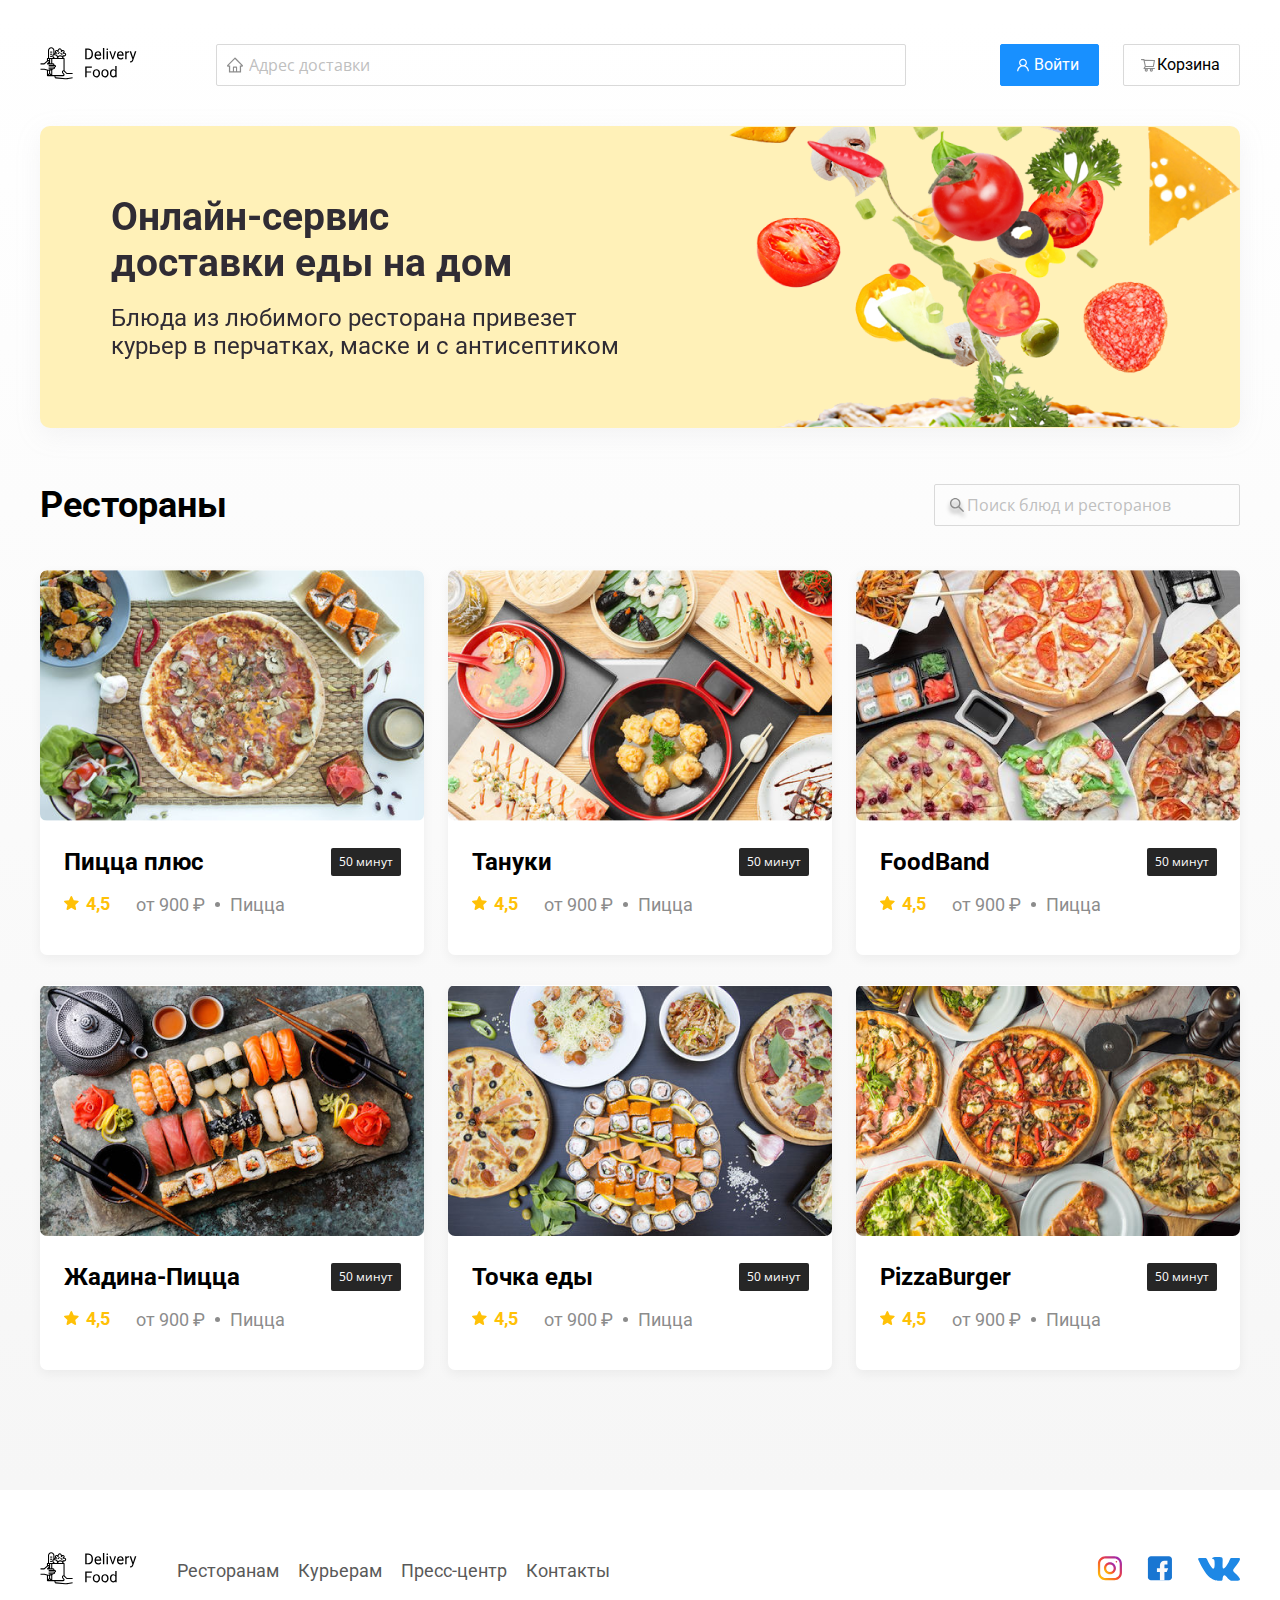
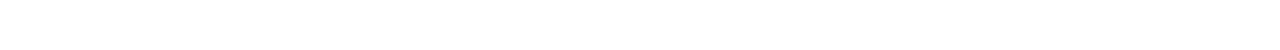
<file: index.html>
<!DOCTYPE html>
<html lang="ru">
<head>
    <meta charset="UTF-8">
    <meta http-equiv="X-UA-Compatible" content="IE=edge">
    <meta name="viewport" content="width=device-width, initial-scale=1.0">
    <title>Delivery Food</title>
    <link rel="preconnect" href="https://fonts.googleapis.com">
    <link rel="preconnect" href="https://fonts.gstatic.com" crossorigin>
    <link href="https://fonts.googleapis.com/css2?family=Open+Sans:wght@400;700&family=Roboto:wght@400;700&display=swap" rel="stylesheet">
    <link rel="stylesheet" href="css/styles.css">
    <link rel="icon" href="#" type="image/x-icon">
</head>
<body>
    <header class="section__header">
        <div class="container block">
            <a href="#" class="logo">
                <img src="img/logo.svg" alt="логотиппппппп" class="logo__img">
            </a>
            <input type="text" class="input input-adress" placeholder="Адрес доставки">
            <div class="buttons">
                <button class="button button__man button--primary">Войти</button>
                <button class="button button__cart button--secondary">Корзина</button>
            </div>
        </div> 
    </header>
    <section class="section__promo ">
            <div class="container promo__block">
                <div class="promo__info">
                    <h1 class="promo__title">Онлайн-сервис <br> доставки еды на дом</h1>
                    <p class="promo__desc">Блюда из любимого ресторана привезет курьер в перчатках, маске и с антисептиком</p>
                </div>
                <!-- /.promo__info -->
            </div>
    </section>
    <!-- /.promo -->
    <section class="section__restourants">
        <div class="container">
            <div class="restour__search">
                <h2 class="section__title">Рестораны</h2>
                <input type="text" class="input input-search" placeholder="Поиск блюд и ресторанов">
            </div>
            <!-- /.restour__search -->
            <div class="cards">
                <div class="card">
                    <a href="" class="card__header"><img src="img/pizzaplus.png" alt="pizzaplus" class="card__img"></a>
            
                <div class="card__main">
                    <div class="card__title">
                        <h3 class="title">Пицца плюс</h3>
                        <span class="title_time">50 минут</span>
                    </div>
                    <!-- /.card__title -->
                    <div class="card__desc">
                        <strong class="card__reit">4,5</strong>
                        <span class="card__price">от 900 ₽</span>
                        <p class="card__category">Пицца</p>
                    </div>
                    <!-- /.card__desc -->
                </div>
                <!-- /.card__main -->
                </div>
                <!-- /.card -->
                <div class="card">
                    <a href="" class="card__header"><img src="img/tanyki.png" alt="tanyki" class="card__img"></a>
            
                <div class="card__main">
                    <div class="card__title">
                        <h3 class="title">Тануки</h3>
                        <span class="title_time">50 минут</span>
                    </div>
                    <!-- /.card__title -->
                    <div class="card__desc">
                        <strong class="card__reit">4,5</strong>
                        <span class="card__price">от 900 ₽</span>
                        <p class="card__category">Пицца</p>
                    </div>
                    <!-- /.card__desc -->
                </div>
                <!-- /.card__main -->
                </div>
                <!-- /.card -->
                <div class="card">
                    <a href="" class="card__header"><img src="img/foodband.png" alt="foodband" class="card__img"></a>
            
                <div class="card__main">
                    <div class="card__title">
                        <h3 class="title">FoodBand</h3>
                        <span class="title_time">50 минут</span>
                    </div>
                    <!-- /.card__title -->
                    <div class="card__desc">
                        <strong class="card__reit">4,5</strong>
                        <span class="card__price">от 900 ₽</span>
                        <p class="card__category">Пицца</p>
                    </div>
                    <!-- /.card__desc -->
                </div>
                <!-- /.card__main -->
                </div>
                <!-- /.card -->
                <div class="card">
                    <a href="" class="card__header"><img src="img/zhadina.png" alt="zhadina-pizza" class="card__img"></a>
            
                <div class="card__main">
                    <div class="card__title">
                        <h3 class="title">Жадина-Пицца</h3>
                        <span class="title_time">50 минут</span>
                    </div>
                    <!-- /.card__title -->
                    <div class="card__desc">
                        <strong class="card__reit">4,5</strong>
                        <span class="card__price">от 900 ₽</span>
                        <p class="card__category">Пицца</p>
                    </div>
                    <!-- /.card__desc -->
                </div>
                <!-- /.card__main -->
                </div>
                <!-- /.card -->
                <div class="card">
                    <a href="" class="card__header"><img src="img/tochkaedi.png" alt="tochkaedi" class="card__img"></a>
            
                <div class="card__main">
                    <div class="card__title">
                        <h3 class="title">Точка еды</h3>
                        <span class="title_time">50 минут</span>
                    </div>
                    <!-- /.card__title -->
                    <div class="card__desc">
                        <strong class="card__reit">4,5</strong>
                        <span class="card__price">от 900 ₽</span>
                        <p class="card__category">Пицца</p>
                    </div>
                    <!-- /.card__desc -->
                </div>
                <!-- /.card__main -->
                </div>
                <!-- /.card -->
                <div class="card">
                    <a href="" class="card__header"><img src="img/pizzaburger.png" alt="pizzaburger" class="card__img"></a>
            
                <div class="card__main">
                    <div class="card__title">
                        <h3 class="title">PizzaBurger</h3>
                        <span class="title_time">50 минут</span>
                    </div>
                    <!-- /.card__title -->
                    <div class="card__desc">
                        <strong class="card__reit">4,5</strong>
                        <span class="card__price">от 900 ₽</span>
                        <p class="card__category">Пицца</p>
                    </div>
                    <!-- /.card__desc -->
                </div>
                <!-- /.card__main -->
                </div>
                <!-- /.card -->
            
            </div>
            <!-- /.cards -->
        </div>
        <!-- /.container -->
    </section>
    <!-- /.section__restourants -->
    <footer class="section__footer">
        <div class="container block">
            <div class="block__navigation">
                <a href="#" class="logo">
                    <img src="img/logo.svg" alt="логотиппппппп" class="logo__img">
                </a>
                <nav class="navigation__footer">
                    <a href="#" class="nav-item">Ресторанам</a>
                    <a href="#" class="nav-item">Курьерам</a>
                    <a href="#" class="nav-item">Пресс-центр</a>
                    <a href="#" class="nav-item">Контакты</a>
                </nav>
                <!-- /.navigation__footer -->
            </div>
            <!-- /.block__navigation -->
            <div class="socials">
                <a href="#" class="social-link"><img src="img/instagram.svg" alt="social" class="social-img"></a>
                <a href="#" class="social-link"><img src="img/facebook.svg" alt="social" class="social-img"></a>
                <a href="#" class="social-link"><img src="img/vk.svg" alt="social" class="social-img"></a>
            </div>
            <!-- /.socials -->
        </div>
    </footer>
</body>
</html>
</file>
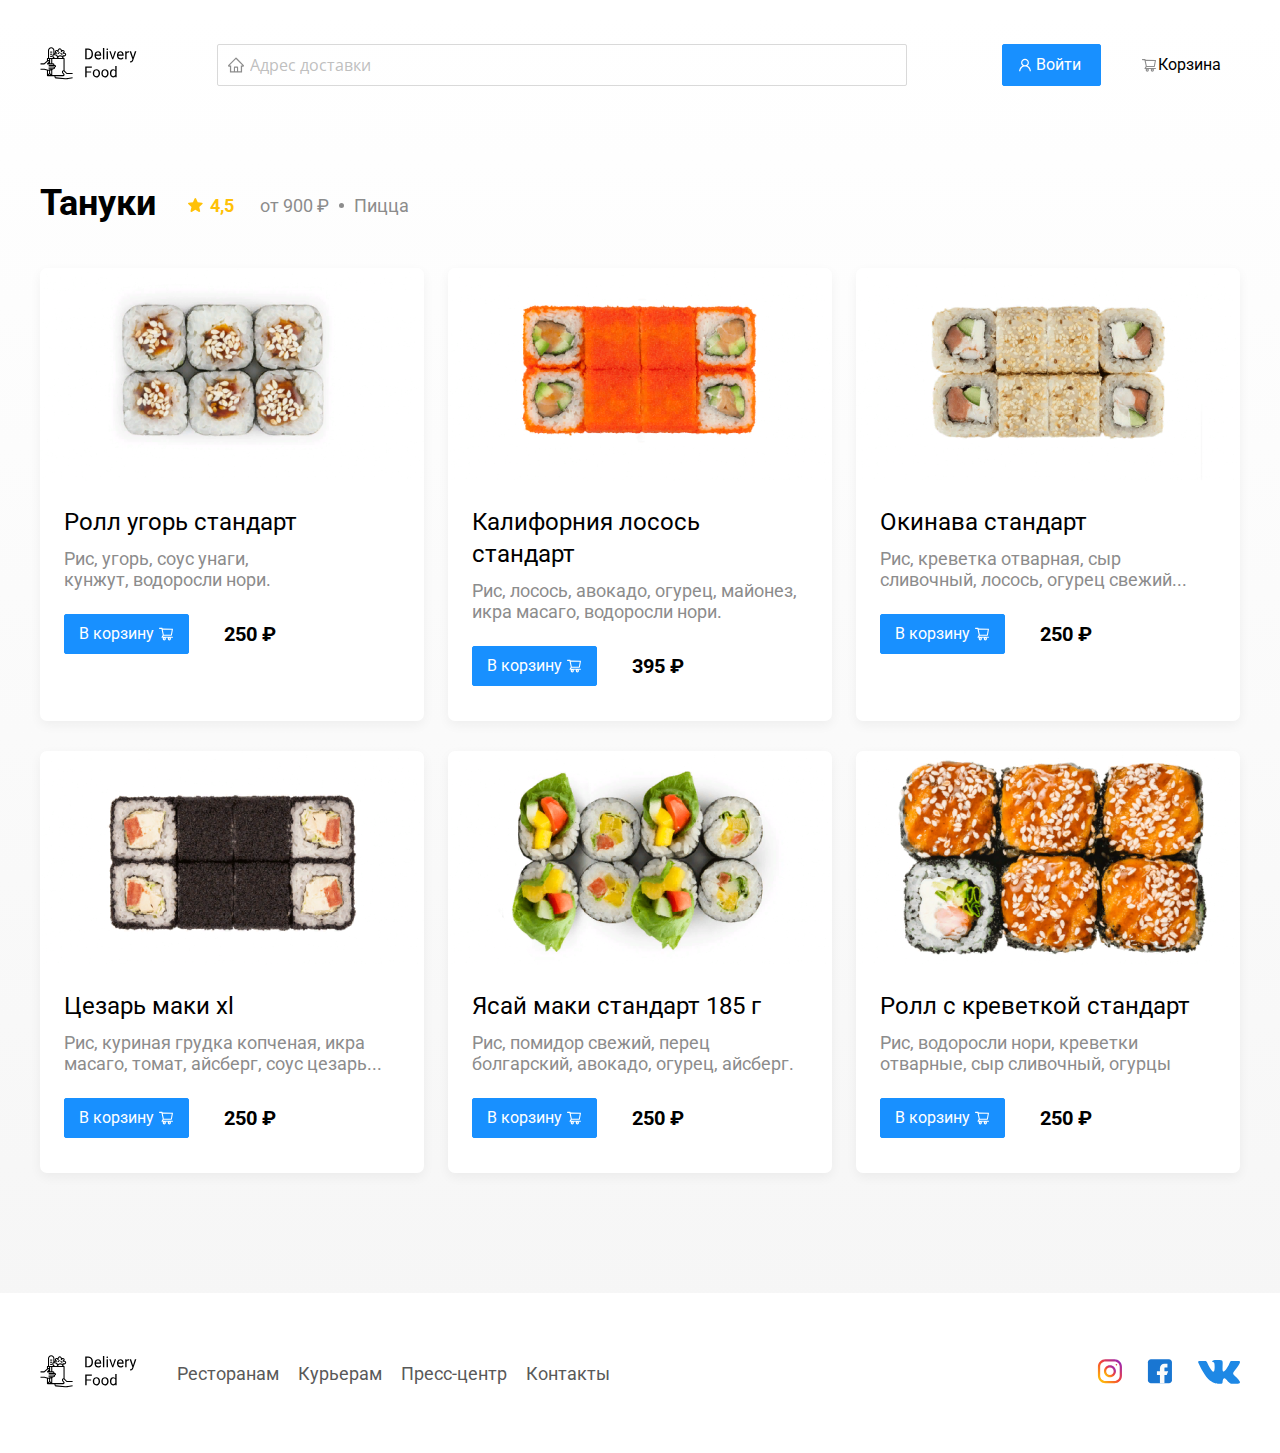
<file: tanyki.html>
<!DOCTYPE html>
<html lang="ru">
<head>
    <meta charset="UTF-8">
    <meta http-equiv="X-UA-Compatible" content="IE=edge">
    <meta name="viewport" content="width=device-width, initial-scale=1.0">
    <title>Delivery Food</title>
    <link rel="preconnect" href="https://fonts.googleapis.com">
    <link rel="preconnect" href="https://fonts.gstatic.com" crossorigin>
    <link href="https://fonts.googleapis.com/css2?family=Open+Sans:wght@400;700&family=Roboto:wght@400;700&display=swap" rel="stylesheet">
    <link rel="stylesheet" href="css/tanyki.css">
    <link rel="icon" href="#" type="image/x-icon">
</head>
<body>
    <header class="section__header">
        <div class="container block">
            <a href="#" class="logo">
                <img src="img/logo.svg" alt="логотиппппппп" class="logo__img">
            </a>
            <input type="text" class="input input-adress" placeholder="Адрес доставки">
            <div class="buttons">
                <button class="button button__man button--primary">Войти</button>
                <button class="button button__cart button--secondary">Корзина</button>
            </div>
        </div> 
    </header>
    <section class="section__restourants">
        <div class="container">
            <div class="restour__search_two restour__title">
                <h2 class="section__title tanyki__title">Тануки</h2>
                <div class="restourdesc">
                    <strong class="card__reit">4,5</strong>
                    <span class="card__price">от 900 ₽</span>
                    <p class="card__category">Пицца</p>
                </div>
            </div>
            <!-- /.restour__search -->
            <div class="cards">
                <div class="card">
                    <a href="#" class="card__header"><img src="img/rollygorstandart.png" alt="pizzaplus" class="card__img"></a>
            
                    <div class="card__main">
                        <div class="card__title">
                            <p class="title">Ролл угорь стандарт</p>
                        </div>
                    
                        <div class="card__desc">
                            <p class="card__category__tanyki">Рис, угорь, соус унаги,<br> кунжут, водоросли нори.</p>
                        </div>
                    
                        <div class="butt__cena">
                            <button class="butt butt__cart butt__primary">В корзину</button>
                            <p class="cena">250 ₽</p>
                        </div>
                    </div>
                </div> 
                 <!-- 1 -->
                 <div class="card">
                    <a href="#" class="card__header"><img src="img/kalifornia.png" alt="pizzaplus" class="card__img"></a>
            
                    <div class="card__main">
                        <div class="card__title">
                            <p class="title">Калифорния лосось стандарт</p>
                        </div>
                    
                        <div class="card__desc">
                            <p class="card__category__tanyki">Рис, лосось, авокадо, огурец, майонез, икра масаго, водоросли нори.</p>
                        </div>
                    
                        <div class="butt__cena">
                            <button class="butt butt__cart butt__primary">В корзину</button>
                            <p class="cena">395 ₽</p>
                        </div>
                    </div>
                </div> 
                 <!-- 1 -->
                 <div class="card">
                    <a href="#" class="card__header"><img src="img/okinava.png" alt="pizzaplus" class="card__img"></a>
            
                    <div class="card__main">
                        <div class="card__title">
                            <p class="title">Окинава стандарт</p>
                        </div>
                    
                        <div class="card__desc">
                            <p class="card__category__tanyki">Рис, креветка отварная, сыр сливочный, лосось, огурец свежий...</p>
                        </div>
                    
                        <div class="butt__cena">
                            <button class="butt butt__cart butt__primary">В корзину</button>
                            <p class="cena">250 ₽</p>
                        </div>
                    </div>
                </div> 
                 <!-- 1 -->
                 <div class="card">
                    <a href="#" class="card__header"><img src="img/cezar.png" alt="pizzaplus" class="card__img"></a>
            
                    <div class="card__main">
                        <div class="card__title">
                            <p class="title">Цезарь маки хl</p>
                        </div>
                    
                        <div class="card__desc">
                            <p class="card__category__tanyki">Рис, куриная грудка копченая, икра масаго, томат, айсберг, соус цезарь...</p>
                        </div>
                    
                        <div class="butt__cena">
                            <button class="butt butt__cart butt__primary">В корзину</button>
                            <p class="cena">250 ₽</p>
                        </div>
                    </div>
                </div> 
                 <!-- 1 -->
                 <div class="card">
                    <a href="#" class="card__header"><img src="img/yasai.png" alt="pizzaplus" class="card__img"></a>
            
                    <div class="card__main">
                        <div class="card__title">
                            <p class="title">Ясай маки стандарт 185 г</p>
                        </div>
                    
                        <div class="card__desc">
                            <p class="card__category__tanyki">Рис, помидор свежий, перец болгарский, авокадо, огурец, айсберг.</p>
                        </div>
                    
                        <div class="butt__cena">
                            <button class="butt butt__cart butt__primary">В корзину</button>
                            <p class="cena">250 ₽</p>
                        </div>
                    </div>
                </div> 
                 <!-- 1 -->
                 <div class="card">
                    <a href="#" class="card__header"><img src="img/roll.png" alt="pizzaplus" class="card__img"></a>
            
                    <div class="card__main">
                        <div class="card__title">
                            <p class="title">Ролл с креветкой стандарт</p>
                        </div>
                    
                        <div class="card__desc">
                            <p class="card__category__tanyki">Рис, водоросли нори, креветки отварные, сыр сливочный, огурцы</p>
                        </div>
                    
                        <div class="butt__cena">
                            <button class="butt butt__cart butt__primary">В корзину</button>
                            <p class="cena">250 ₽</p>
                        </div>
                    </div>
                </div> 
                 <!-- 1 -->
            </div> 
            
            


        </div>
          
</section>

<footer class="section__footer">
    <div class="container block">
        <div class="block__navigation">
            <a href="#" class="logo">
                <img src="img/logo.svg" alt="логотиппппппп" class="logo__img">
            </a>
            <nav class="navigation__footer">
                <a href="#" class="nav-item">Ресторанам</a>
                <a href="#" class="nav-item">Курьерам</a>
                <a href="#" class="nav-item">Пресс-центр</a>
                <a href="#" class="nav-item">Контакты</a>
            </nav>
            <!-- /.navigation__footer -->
        </div>
        <!-- /.block__navigation -->
        <div class="socials">
            <a href="#" class="social-link"><img src="img/instagram.svg" alt="social" class="social-img"></a>
            <a href="#" class="social-link"><img src="img/facebook.svg" alt="social" class="social-img"></a>
            <a href="#" class="social-link"><img src="img/vk.svg" alt="social" class="social-img"></a>
        </div>
        <!-- /.socials -->
    </div>
</footer>
        </body>
        </html>
</file>
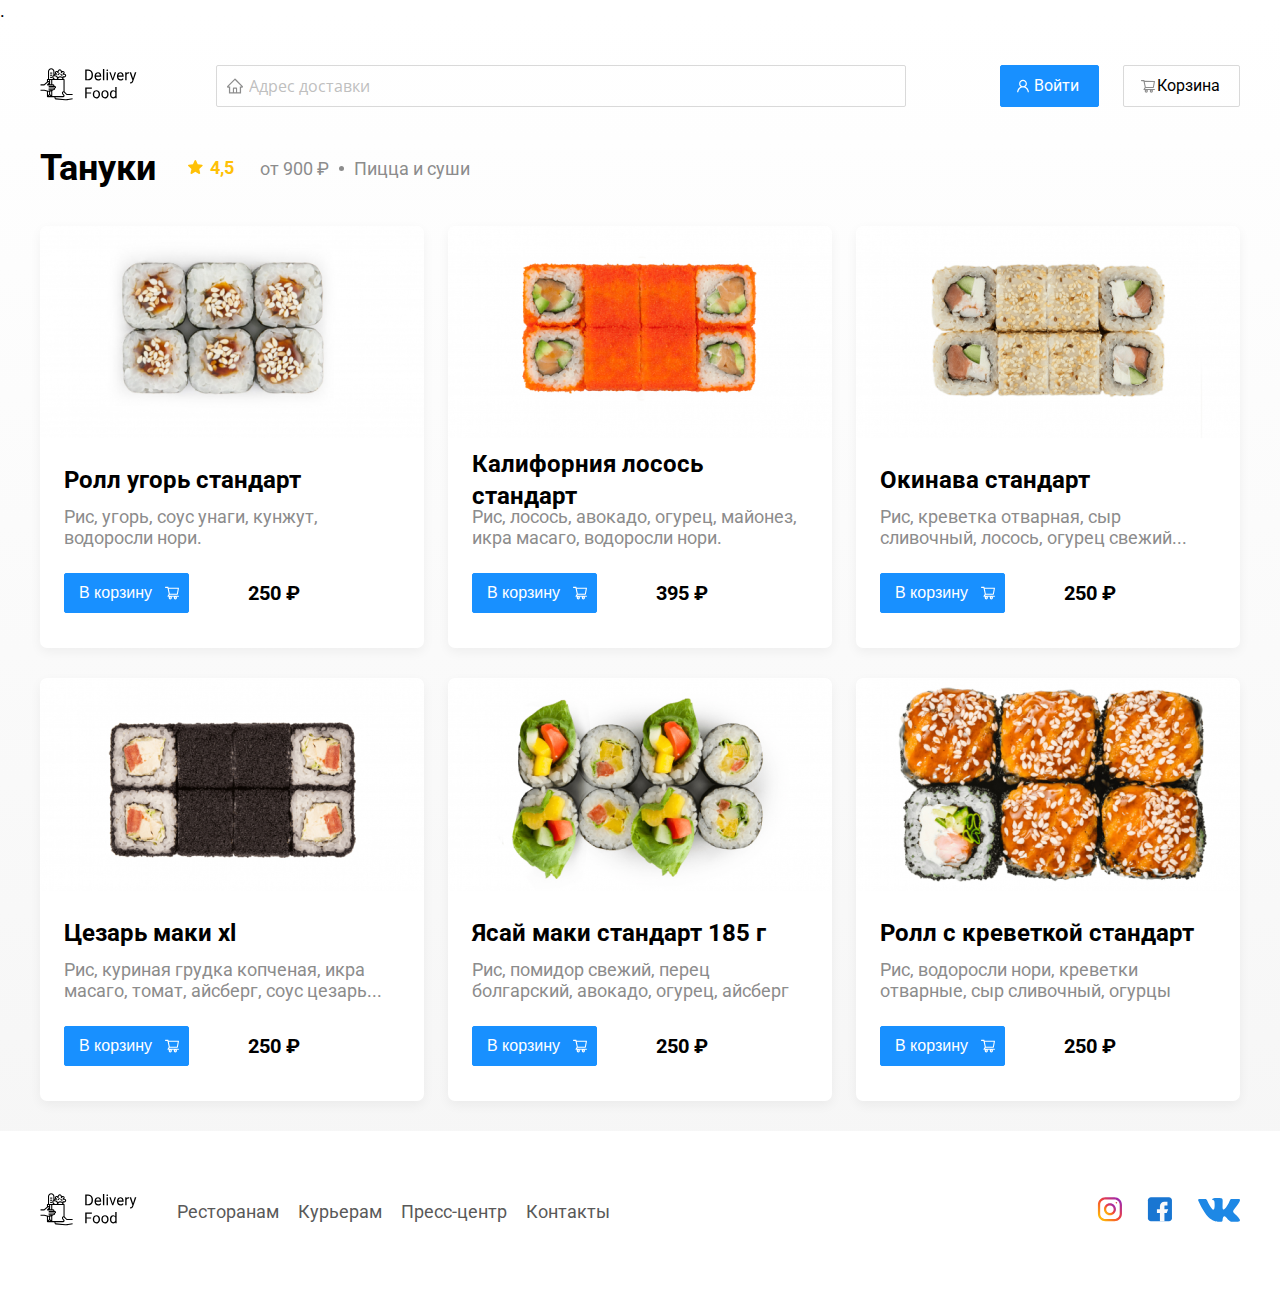
<file: restourants/tanyki.html>
<!DOCTYPE html>
<html lang="ru">
<head>
    <meta charset="UTF-8">
    <meta http-equiv="X-UA-Compatible" content="IE=edge">
    <meta name="viewport" content="width=device-width, initial-scale=1.0">
    <title>Delivery Food</title>
    <link rel="preconnect" href="https://fonts.googleapis.com">
    <link rel="preconnect" href="https://fonts.gstatic.com" crossorigin>
    <link href="https://fonts.googleapis.com/css2?family=Open+Sans:wght@400;700&family=Roboto:wght@400;700&display=swap" rel="stylesheet">
    <link rel=”icon” href=”/favicon.svg” type=”image/x-icon”>.
    <link rel="stylesheet" href="../css/styles.css">
</head>
<body>
    <header class="section__header">
        <div class="container block">
            <a href="../index.html" class="logo">
                <img src="../img/logo.svg" alt="логотиппппппп" class="logo__img">
            </a>
            <input type="text" class="input input-adress" placeholder="Адрес доставки">
            <div class="buttons">
                <button class="button button__man button--primary">Войти</button>
                <button class="button button__cart button--secondary">Корзина</button>
            </div>
        </div> 
    </header>

    <section class="section__tanyki">
        <div class="container">
            <div class="restour__info">
                <h2 class="restour__title">Тануки</h2>
                <div class="restour__desc">
                    <strong class="card__reit">4,5</strong>
                    <span class="card__price">от 900 ₽</span>
                    <p class="card__category">Пицца и суши</p>
                </div>
                <!-- /.card__desc -->

            </div>
            <!-- /.restour__info -->
            <div class="cards">
                <div class="card">
                    <a href="#" class="card__header"><img src="../img/tanyki/rollugorstandart.png" alt="rollugorstandart" class="card__img"></a>
                <div class="card__main">
                    <div class="card__title">
                        <h3 class="title">Ролл угорь стандарт</h3>
                    </div>
                    <!-- /.card__title -->
                    <div class="card__desc__position">
                        <p class="card__category__init">Рис, угорь, соус унаги, кунжут, водоросли нори.</p>
                        
                        <div class="button--addtocart">
                           <button class="button--primary button--addto">В корзину</button> 
                           <p class="card__cost">250 ₽</p>
                        </div>
                        
                    </div>
                    <!-- /.card__desc -->
                </div>
                <!-- /.card__main -->
                </div>
                <!-- /.card -->
                <div class="card">
                    <a href="#" class="card__header"><img src="../img/tanyki/kls.png" alt="kallosstd" class="card__img"></a>
                <div class="card__main">
                    <div class="card__title">
                        <h3 class="title">Калифорния лосось стандарт</h3>
                    </div>
                    <!-- /.card__title -->
                    <div class="card__desc__position">
                        <p class="card__category__init">Рис, лосось, авокадо, огурец, майонез, икра масаго, водоросли нори.</p>
                        
                        <div class="button--addtocart">
                           <button class="button--primary button--addto">В корзину</button> 
                           <p class="card__cost">395 ₽</p>
                        </div>
                        
                    </div>
                    <!-- /.card__desc -->
                </div>
                <!-- /.card__main -->
                </div>
                <!-- /.card -->
                <div class="card">
                    <a href="#" class="card__header"><img src="../img/tanyki/os.png" alt="okinava" class="card__img"></a>
                <div class="card__main">
                    <div class="card__title">
                        <h3 class="title">Окинава стандарт</h3>
                    </div>
                    <!-- /.card__title -->
                    <div class="card__desc__position">
                        <p class="card__category__init"> Рис, креветка отварная, сыр сливочный, лосось, огурец свежий...</p>
                        
                        <div class="button--addtocart">
                           <button class="button--primary button--addto">В корзину</button> 
                           <p class="card__cost">250 ₽</p>
                        </div>
                        
                    </div>
                    <!-- /.card__desc -->
                </div>
                <!-- /.card__main -->
                </div>
                <!-- /.card -->
                <div class="card">
                    <a href="#" class="card__header"><img src="../img/tanyki/cmxl.png" alt="cesarmaki" class="card__img"></a>
                <div class="card__main">
                    <div class="card__title">
                        <h3 class="title">Цезарь маки xl</h3>
                    </div>
                    <!-- /.card__title -->
                    <div class="card__desc__position">
                        <p class="card__category__init">Рис, куриная грудка копченая, икра масаго, томат, айсберг, соус цезарь...</p>
                        
                        <div class="button--addtocart">
                           <button class="button--primary button--addto">В корзину</button> 
                           <p class="card__cost">250 ₽</p>
                        </div>
                        
                    </div>
                    <!-- /.card__desc -->
                </div>
                <!-- /.card__main -->
                </div>
                <!-- /.card -->
                <div class="card">
                    <a href="#" class="card__header"><img src="../img/tanyki/yms.png" alt="yasaimakistd" class="card__img"></a>
                <div class="card__main">
                    <div class="card__title">
                        <h3 class="title">Ясай маки стандарт 185 г</h3>
                    </div>
                    <!-- /.card__title -->
                    <div class="card__desc__position">
                        <p class="card__category__init">Рис, помидор свежий, перец болгарский, авокадо, огурец, айсберг</p>
                        
                        <div class="button--addtocart">
                           <button class="button--primary button--addto">В корзину</button> 
                           <p class="card__cost">250 ₽</p>
                        </div>
                        
                    </div>
                    <!-- /.card__desc -->
                </div>
                <!-- /.card__main -->
                </div>
                <!-- /.card -->
                <div class="card">
                    <a href="#" class="card__header"><img src="../img/tanyki/rks.png" alt="rollskrevetkoistd" class="card__img"></a>
                <div class="card__main">
                    <div class="card__title">
                        <h3 class="title">Ролл с креветкой стандарт</h3>
                    </div>
                    <!-- /.card__title -->
                    <div class="card__desc__position">
                        <p class="card__category__init">Рис, водоросли нори, креветки отварные, сыр сливочный, огурцы</p>
                        
                        <div class="button--addtocart">
                           <button class="button--primary button--addto">В корзину</button> 
                           <p class="card__cost">250 ₽</p>
                        </div>
                        
                    </div>
                    <!-- /.card__desc -->
                </div>
                <!-- /.card__main -->
                </div>
                <!-- /.card -->

            </div>
            <!-- /.cards -->
            
        </div>
        <!-- /.container -->
    </section>
    <!-- /.section__restourants -->
    <footer class="section__footer">
        <div class="container block">
            <div class="block__navigation">
                <a href="../index.html" class="logo">
                    <img src="../img/logo.svg" alt="логотиппппппп" class="logo__img">
                </a>
                <nav class="navigation__footer">
                    <a href="#" class="nav-item">Ресторанам</a>
                    <a href="#" class="nav-item">Курьерам</a>
                    <a href="#" class="nav-item">Пресс-центр</a>
                    <a href="#" class="nav-item">Контакты</a>
                </nav>
                <!-- /.navigation__footer -->
            </div>
            <!-- /.block__navigation -->
            <div class="socials">
                <a href="#" class="social-link"><img src="../img/instagram.svg" alt="social" class="social-img"></a>
                <a href="#" class="social-link"><img src="../img/facebook.svg" alt="social" class="social-img"></a>
                <a href="#" class="social-link"><img src="../img/vk.svg" alt="social" class="social-img"></a>
            </div>
            <!-- /.socials -->
        </div>
    </footer>
</body>
</html>
</file>
<file: css/styles.css>
*{
    margin: 0;
    padding: 0;
    box-sizing: border-box;
}
html{
    font-family: 'Roboto', sans-serif;
    font-style: normal;
    font-size: 18px;
}

body{
    background: linear-gradient(180deg, rgba(245, 245, 245, 0) 1.04%, #F5F5F5 100%);
}

.container{
    max-width: 1200px;
    width: 100%;
    margin: auto;
}
.input{
    font-family: 'Open Sans', sans-serif;
    line-height: 24px;
    font-style: normal;
    font-weight: normal;
    font-size: 16px;
    border: 1px solid #D9D9D9;
    border-radius: 2px;
    outline: none;
}
.input-adress{
    max-width: 690px;
    width: 100%;
    padding: 8px 12px 8px 32px;
    background: url(../img/house.svg) no-repeat 10px center;
}
.input-adress::placeholder{
    color:#BFBFBF;
    font-style: normal;
    font-weight: normal;
    font-size: 16px;
    line-height: 24px;
    
}
.block{
    display: flex;
    justify-content: space-between;
    align-items: center;
}

.section__header{
    margin-top: 44px;
    margin-bottom: 40px;
}

.logo{
    max-height: 40px;
}

.logo__img{
max-height: 40px;
}

.button{
    padding: 8px 19px 8px 33px;
    border: none;
    border-radius: 2px;
    margin-left: 20px;
    font-family: 'Roboto', sans-serif;
    font-style: normal;
    font-size: 16px;
    line-height: 24px;
}

.button__man{
    background: url(../img/man.svg) no-repeat 16px center;
}
.button--primary{
    background-color: #1890FF;
    color:white;
    border: 1px solid #1890FF;
}
.button__cart{
    background: url(../img/korzina.svg) no-repeat 16px center;
}

.button--secondary{
    border: 1px solid #D9D9D9;
}

.promo__block{
    background: #FFF1B8 url(../img/promo.png) no-repeat right center;
    border-radius: 10px;
    padding: 68px 0;
    padding-left: 71px;
    filter: drop-shadow(0px 7px 12px rgba(158, 158, 163, 0.1));
}

.promo__desc{
    
    font-weight: normal;
    font-size: 24px;
    line-height: 28px;
    color: #302C34;

}

.section__restourants{
    padding-top: 56px;
    padding-bottom: 90px;
}

.promo__title{
   
    font-weight: bold;
    font-size: 39px;
    line-height: 46px;
    color: #302C34;
    margin-bottom: 18px;

}

.promo__info{
    max-width: 535px;
    width: 100%;
}
.restour__search{
    display: flex;
    justify-content: space-between;
    margin-bottom: 44px;
}

.section__title{
    font-weight: bold;
font-size: 36px;
line-height: 42px;
}

.input-search{
    max-width: 306px;
    width: 100%;
    padding: 5px 12px 5px 32px;
    background: url(../img/search.svg) no-repeat 10px 11px;
}
.input-search::placeholder{
    color:#BFBFBF;
    line-height: 24px;
}

.cards{
display: flex;
flex-wrap: wrap;
justify-content: space-between;
}

.card{
    max-width: 384px;
    width: 100%;
    background: #fff;
    box-shadow: 0px 4px 12px rgba(0, 0, 0, 0.05);
    border-radius: 7px;
    margin-bottom: 30px;
}

.card__img{
    border-radius: 7px;
}

.card__main{
    padding: 21px 24px 35px;
}

.card__title{
    display:flex;
    justify-content: space-between;
    align-items: center;
    margin-bottom: 10px;
    
}

.card__desc{
    display: flex;
    justify-content: start;
    align-items: center;
}

.title{
    font-weight: bold;
    font-size: 24px;
    line-height: 32px;
}

.title_time{
    background: #262626;
    border-radius: 2px;
    font-family: 'Open Sans', sans-serif;
font-style: normal;
font-weight: normal;
font-size: 12px;
line-height: 20px;

color: #FFFFFF;
padding: 4px 8px;
}
.link__name{
    text-decoration: none;
    color: #000
}

.card__reit{
    margin-left: 22px;
    position: relative;
    font-weight: bold;
    font-size: 18px;
    line-height: 32px;
    color: #FFC107;
    
}

.card__reit::before{
    content: '' ;
    width: 15px;
    height: 15px;
    position: absolute;
    top: 7px;
    left: -22px;
    background: url(../img/rate.svg);
}
.card__price{
    color: #8c8c8c;
    margin-left: 26px;
}
.card__category{
    color: #8c8c8c;
    position: relative;
    margin-left: 25px;
}
.card__category::before{
    content: '';
    position: absolute;
    top: 50%;
    left: -15px;
    margin-top: -2.5px;
    width: 5px;
    height: 5px;
    background: #8c8c8c;
    border-radius: 50%;
}

.section__footer{
    background: #fff;
    padding-top: 60px;
    padding-bottom: 60px;
}
.block__navigation{
    display: flex;
    align-items: center ;
}
.navigation__footer{
    margin-left: 36px;
}
.nav-item{
    line-height: 21px;
    color: #595959;
    margin-right: 15px;
    text-decoration: none;
}
.socials{
    display: flex;
    align-items: center;
}

.social-img{
    height: 25px;
    margin-left: 25px;
}
.restour__title{
    font-size: 36px;
    line-height: 42px;
}
.restour__info{
    margin-top: 40px;
    margin-bottom: 37px;
    display: flex;
    align-items: center;
}

.restour__desc{
    display: flex;
    justify-content: start;

    align-items: center;
    margin-left: 32px;
}

.card__category__init{
    color: #8c8c8c;
    position: relative;
    margin-bottom: 25px;
    
}
.card__desc__position{
    display: flex;
    flex-direction: column;
 
}
.card__title{
    width: 337px;
    height: 32px;
}

.button--addto{
    padding: 7px 36px 7px 14px;
    
    border: none;
    border-radius: 2px;
    
    font-family: 'OpenSans', sans-serif;
    font-style: normal;
    font-size: 16px;
    line-height: 24px;
    background: #fff url(../img/whitecart.svg) no-repeat 99px center;
    background-color: #1890FF;
    color:white;
    border: 1px solid #1890FF;
}
.button--addtocart{
    display: flex;
}
.card__cost{
    display: flex;
    justify-content: start;
    align-items: center;
    margin-left: 59px;
    font-weight: bold;
    font-size: 20px;
    line-height: 32px;
}
</file>
<file: css/tanyki.css>
*{
    margin: 0;
    padding: 0;
    box-sizing: border-box;
}
html{
    font-family: 'Roboto', sans-serif;
    font-style: normal;
    font-size: 18px;
}

body{
    background: linear-gradient(180deg, rgba(245, 245, 245, 0) 1.04%, #F5F5F5 100%);
}

.container{
    max-width: 1200px;
    width: 100%;
    margin: auto;
}
.input{
    font-family: 'Open Sans', sans-serif;
    line-height: 24px;
    font-style: normal;
    font-weight: normal;
    font-size: 16px;
    border: 1px solid #D9D9D9;
    border-radius: 2px;
    outline: none;
}
.input-adress{
    max-width: 690px;
    width: 100%;
    padding: 8px 12px 8px 32px;
    background: url(../img/house.svg) no-repeat 10px center;
}
.input-adress::placeholder{
    color:#BFBFBF;
    font-style: normal;
    font-weight: normal;
    font-size: 16px;
    line-height: 24px;
    
}
.block{
    display: flex;
    justify-content: space-between;
    align-items: center;
}

.section__header{
    margin-top: 44px;
    margin-bottom: 40px;
}

.logo{
    max-height: 40px;
}

.logo__img{
max-height: 40px;
}

.button{
    padding: 8px 19px 8px 33px;
    border: none;
    border-radius: 2px;
    margin-left: 20px;
    font-family: 'Roboto', sans-serif;
    font-style: normal;
    font-size: 16px;
    line-height: 24px;
}

.button__man{
    background: url(../img/man.svg) no-repeat 16px center;
}
.button--primary{
    background-color: #1890FF;
    color:white;
    border: 1px solid #1890FF;
}
.button__cart{
    background: url(../img/korzina.svg) no-repeat 16px center;
}


.section__restourants{
    padding-top: 56px;
    padding-bottom: 90px;
}
.card__reit{
    margin-left: 22px;
    position: relative;
    font-weight: bold;
    font-size: 18px;
    line-height: 32px;
    color: #FFC107;
    
}

.card__reit::before{
    content: '' ;
    width: 15px;
    height: 15px;
    position: absolute;
    top: 7px;
    left: -22px;
    background: url(../img/rate.svg);
}
.card__price{
    color: #8c8c8c;
    margin-left: 26px;
}
.card__category{
    color: #8c8c8c;
    position: relative;
    margin-left: 25px;
}
.card__category::before{
    content: '';
    position: absolute;
    top: 50%;
    left: -15px;
    margin-top: -2.5px;
    width: 5px;
    height: 5px;
    background: #8c8c8c;
    border-radius: 50%;
}

.restourdesc{
    display: flex;
    justify-content: start;
    align-items: center;
    margin-left: 32px;
    margin-top: 5px;
}
.restour__search_two{
    display: flex;            
    margin-bottom: 44px;
}

.tanyki__title{
    font-size: 36px;
    line-height: 42px;
}

.cards{
    display: flex;
    flex-wrap: wrap;
    justify-content: space-between;
}
        
.card{
    max-width: 384px;
    width: 100%;
    background: #fff;
    box-shadow: 0px 4px 12px rgba(0, 0, 0, 0.05);
     border-radius: 7px;
            margin-bottom: 30px;
        }
        
.card__img{
    border-radius: 7px;
}
        
.card__main{
    padding: 21px 24px 35px;
}
        
.card__title{
    display:flex;
    justify-content: space-between;
    align-items: center;
    margin-bottom: 10px;
}
.title{
    font-weight: normal;
    font-size: 24px;
    line-height: 32px;
}
        
.card__desc{
    display: flex;
    justify-content: start;
    align-items: center;
}
.card__category__tanyki{
    color: #8c8c8c;
    position: relative;               
    font-family: Roboto;
    font-style: normal;
    font-weight: normal;
    font-size: 18px;
    line-height: 21px;  
    padding-bottom: 24px;              
}
.butt{
    padding: 7px 34px 7px 14px;
    border: none;
    border-radius: 2px;        
    font-family: 'Roboto', sans-serif;
    font-style: normal;
    font-size: 16px;
    line-height: 24px;
}

.butt__cart{
    background: url(../img/carttwo.svg) no-repeat 93px center;
}

.butt__primary{
    background-color: #1890FF;
    color:white;
    border: 1px solid #1890FF;
}
.cena{
    font-family: Roboto;
    font-style: normal;
    font-weight: bold;
    font-size: 20px;
    line-height: 32px;
    color: #000000;
    display: flex;
    align-items: center;
    margin-left: 35px;
}
.butt__cena{
    display: flex;            
}

.section__footer{
    background: #fff;
    padding-top: 60px;
    padding-bottom: 60px;
}
.block__navigation{
    display: flex;
    align-items: center ;
}
.navigation__footer{
    margin-left: 36px;
}
.nav-item{
    line-height: 21px;
    color: #595959;
    margin-right: 15px;
    text-decoration: none;
}
.socials{
    display: flex;
    align-items: center;
}

.social-img{
    height: 25px;
    margin-left: 25px;
}
</file>
